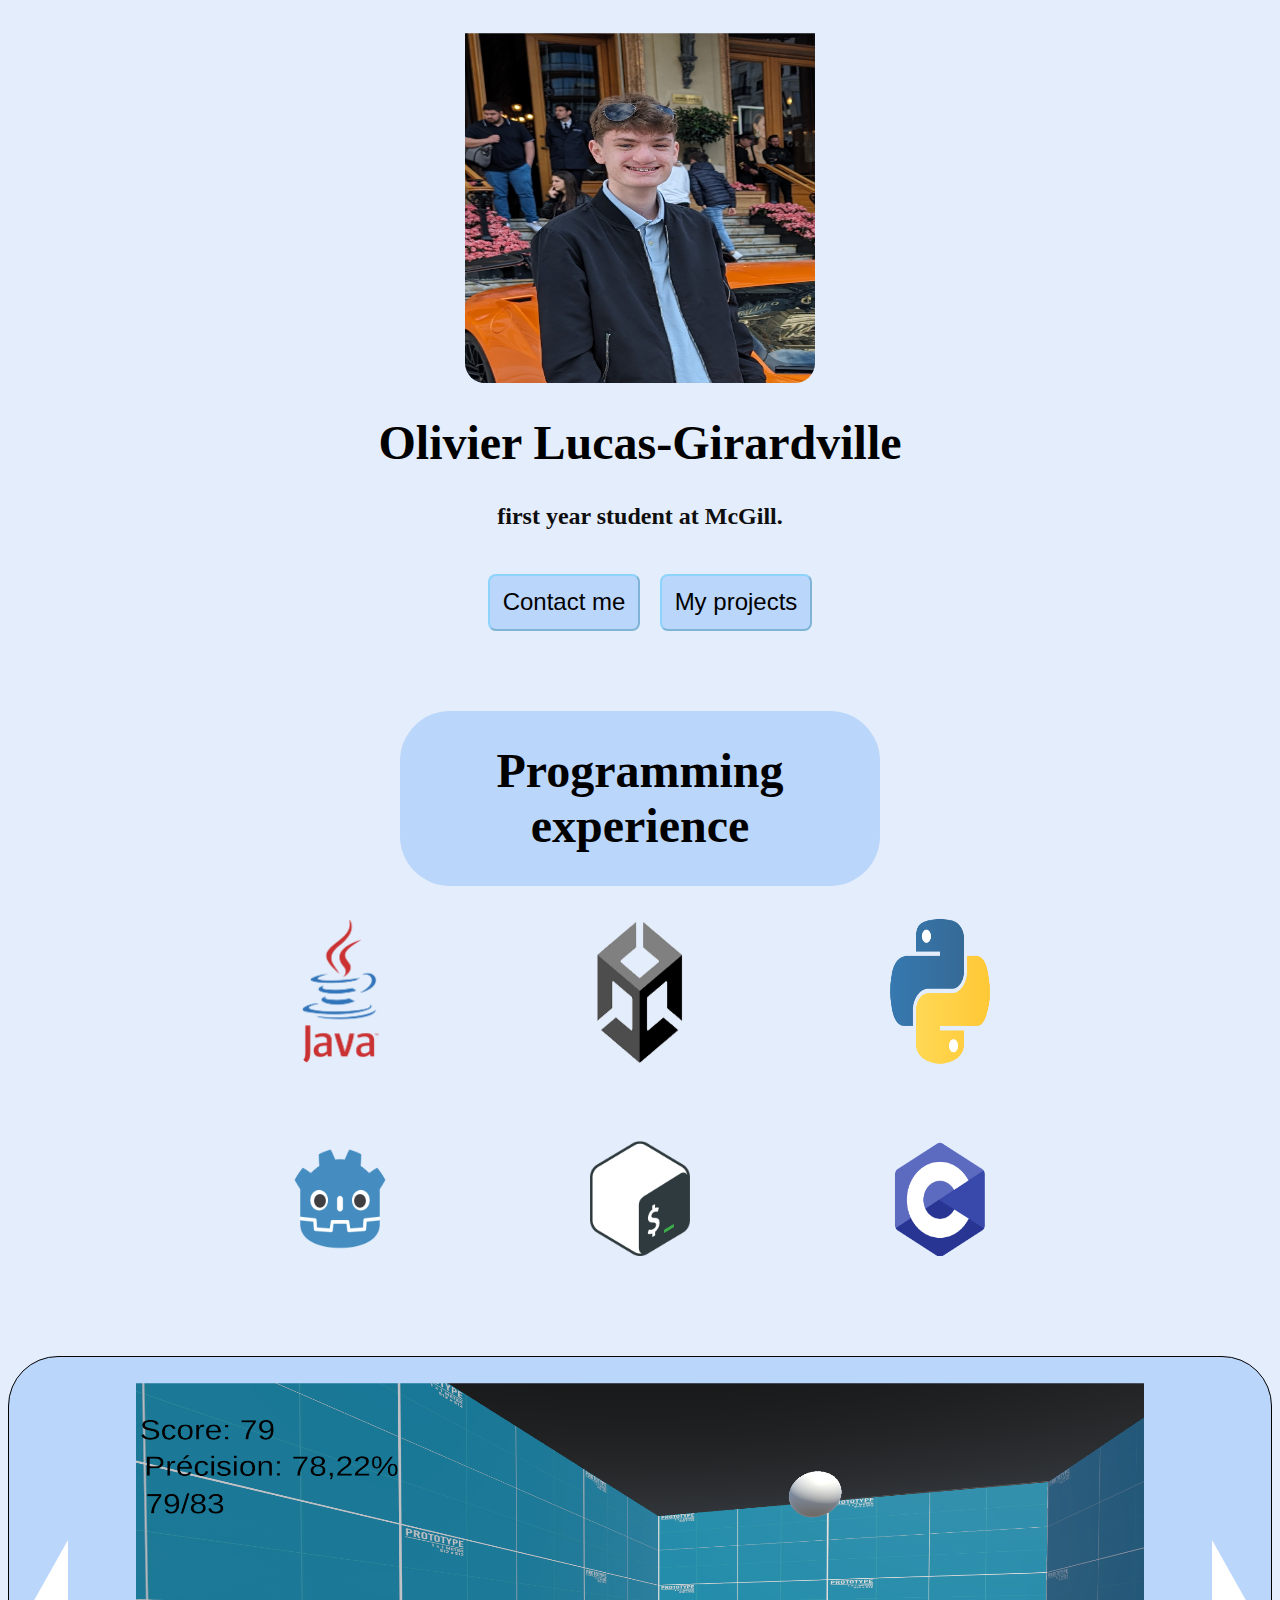
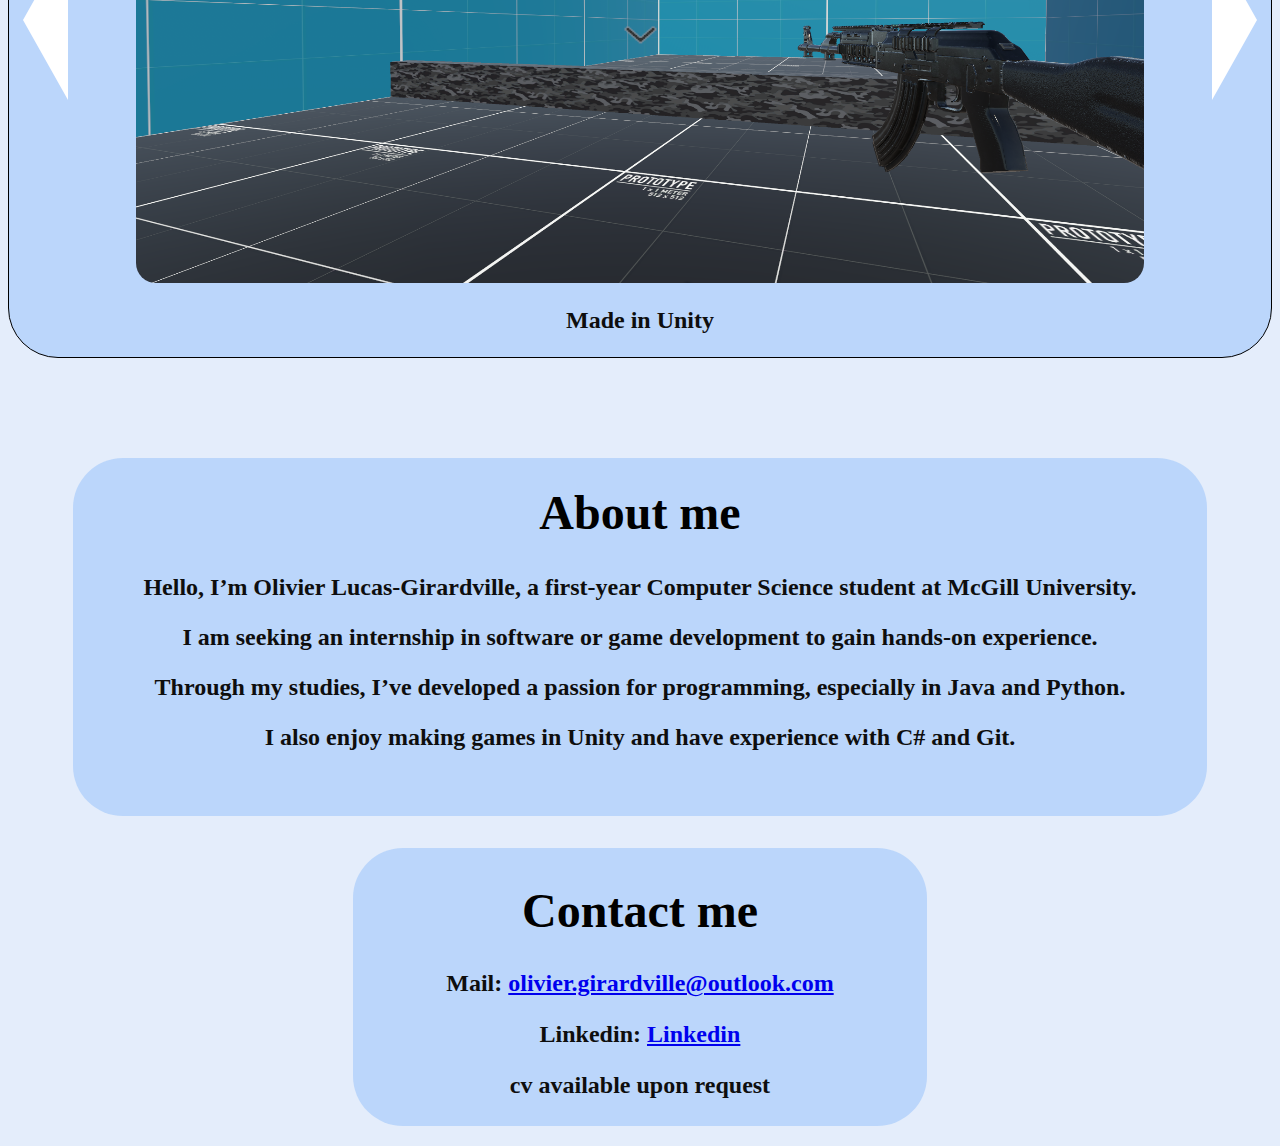
<file: index.html>
<!DOCTYPE html>
<html>
<head>
    <link rel="stylesheet" href="style.css">
</head>
<body>
    <img src="images/Olivier.jpg" id="photo" alt="Photo_of_me">
    <h1 id="main-heading">Olivier Lucas-Girardville</h1>
    <p id="main-paragraph">first year student at McGill.</p>
    
    <div class="button-container">
        <button type="button" id="buttonContact">Contact me</button>
        <button type="button" id="buttonProjects">My projects</button>
    </div>

    <div class="experience back">
        <h1 > Programming experience</h1>      
    </div>
    
    
    <div class="images"> 
        <a href="https://www.mcgill.ca/study/2024-2025/courses/comp-251" target="_blank" >
            <img src="images/java.png" id="photo" alt="java" >
        </a>
            
        <a href="https://github.com/ol1oly/Chess-3D-Unity" target="_blank" >
            <img src="images/uni.webp" id="photo" alt="unity">
        </a>
        <a href="https://github.com/ol1oly/Weather-Quiz" target="_blank">
            <img src="images/python.webp" id="photo" alt="python">
        </a>
    </div>
    
    
    <div class="skillimages">
     
        <img src="images/godo.png" id="photo" alt="godot">
        <img src="images/bash.png" id="photo" alt="Bash">
        <img src="images/C.png" id="photo" alt="C">
    </div>
    
    
    <div id="tables" class="tables back">
        <table class="content">
            <tr>
                <td>
                    <div class="contentArrows">
                        
                        <div class="triangle-left" id="left-arrow"></div>
                        
                        <img src="images/Aimlab.png" id="contentImg" alt="Photo_of_me">
                        
                        <div class="triangle-right" id="right-arrow"></div>

                        
                    </div>
                    <p id="desc">Made in Unity</p>
                </td>
            </tr>
        </table>
    </div>
    
    
 

    <h1 class= "AB back" id = "About">About me
    <p>Hello, I’m Olivier Lucas-Girardville, a first-year Computer Science student at McGill University.<br>
        I am seeking an internship in software or game development to gain hands-on experience.<br>
        Through my studies, I’ve developed a passion for programming, especially in Java and Python.<br>
        I also enjoy making games in Unity and have experience with C# and Git.<br>
        </p>
        
    </h1>
   
    
    <div class="back contacting">
        <h1 id = "contactH1">Contact me</h1>
    
    
       
        <p>Mail: 
            <a href="mailto:olivier.girardville@outlook.com">olivier.girardville@outlook.com</a>
        </p>
        <p>Linkedin: 
            <a href="https://www.linkedin.com/in/oliviergirardville/">Linkedin</a>
        </p>
        <p>cv available upon request</p>
    </div>
    
  

    
    
    
    
    
    <script src="./coding.js"></script>
</body>
</html>
</file>
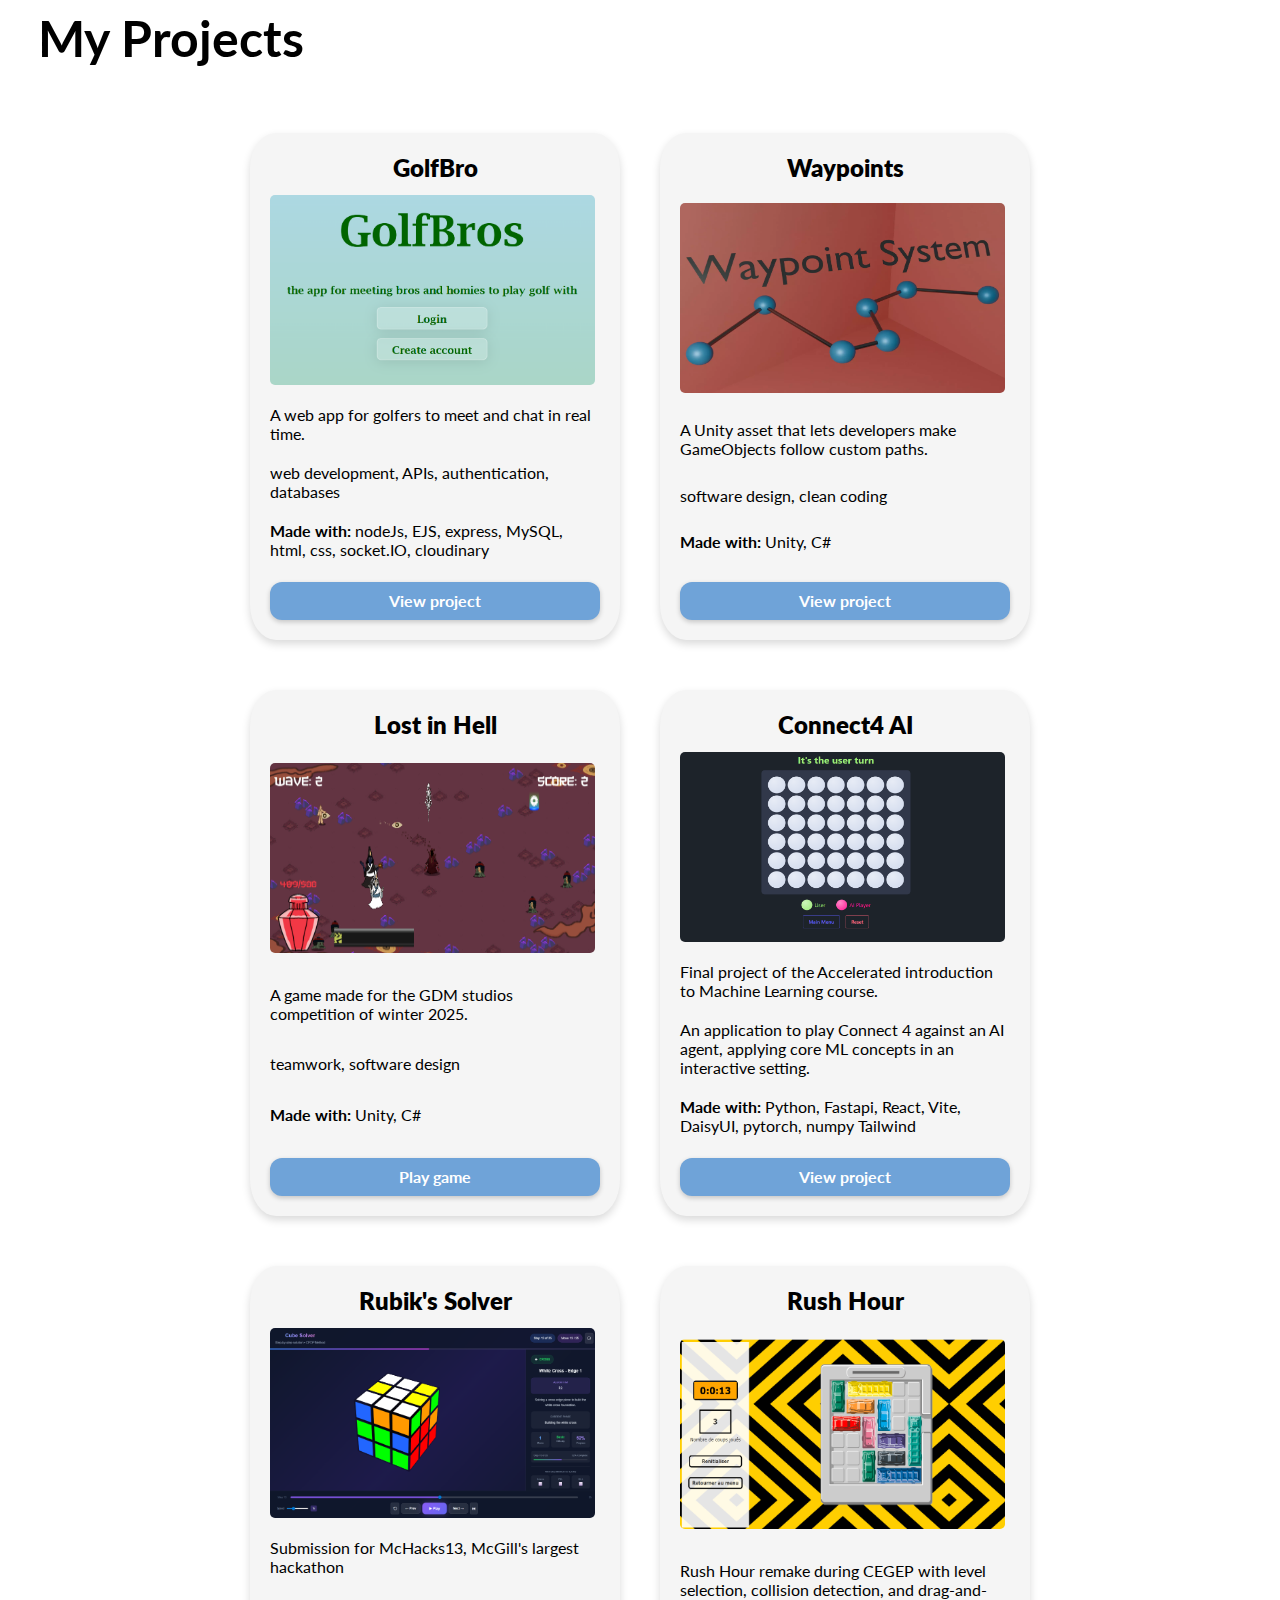
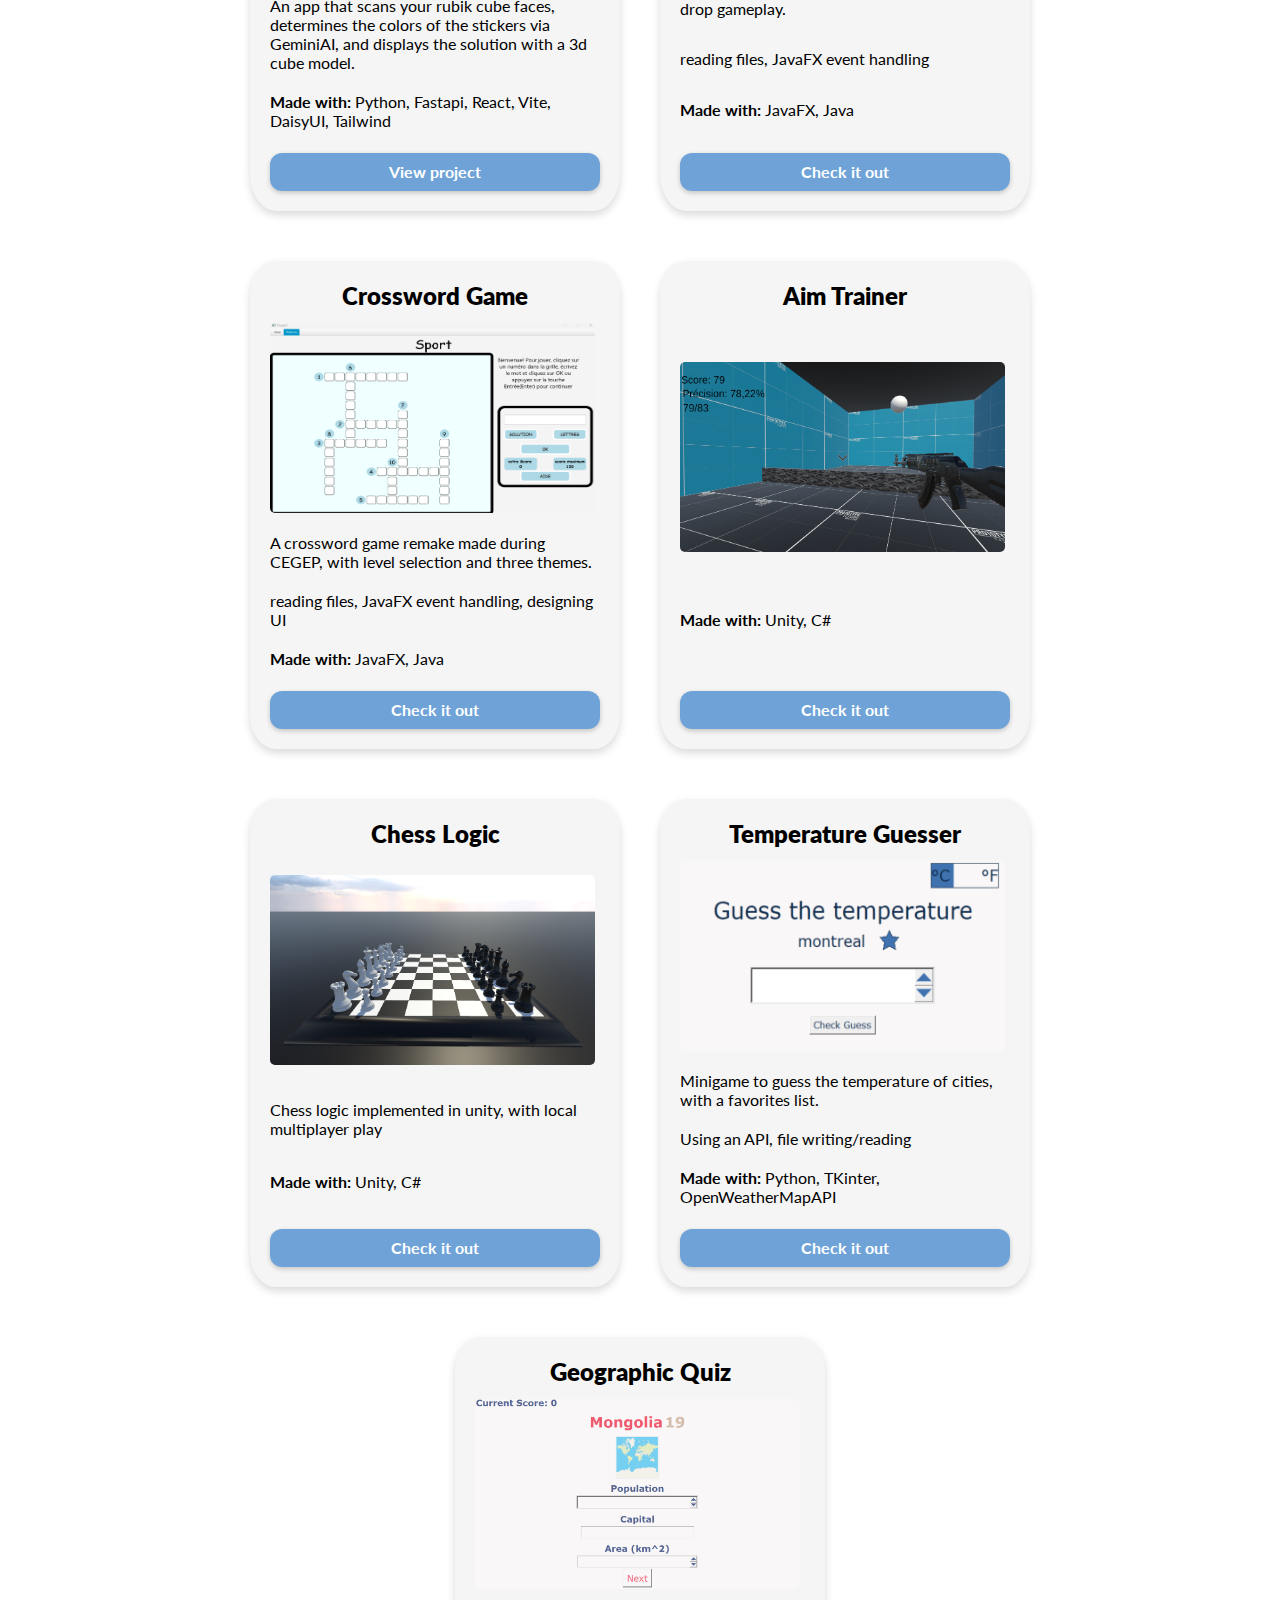
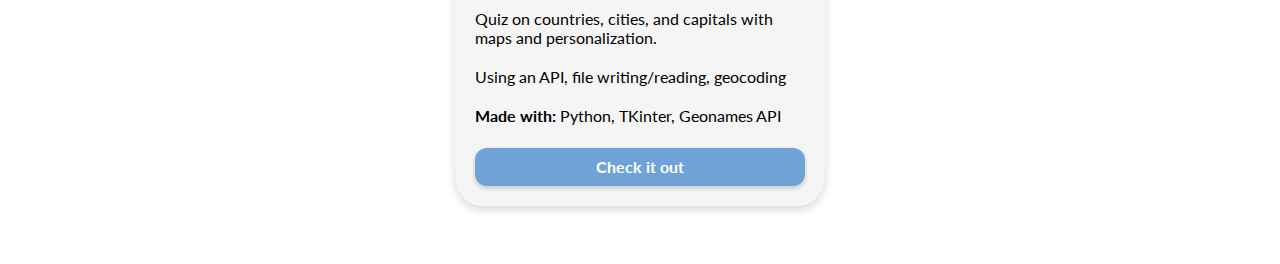
<file: projects.html>
<!DOCTYPE html>
<html>

<head>
    <link rel="stylesheet" href="projectsStyle.css">
    <link rel="stylesheet" href="https://cdnjs.cloudflare.com/ajax/libs/font-awesome/6.5.0/css/all.min.css">
    <link href="https://fonts.googleapis.com/css2?family=Lato:wght@400;700&display=swap" rel="stylesheet">
</head>

<body>
    <div class="title-container">
        <h1 class="title-text">My Projects</h1>
    </div>

    <div class="projects-container">

        <div class="project-card">
            <h2 class="project-title">GolfBro</h2>
            <img class="project-image" src="images/golfBroSmaller.png" alt="">
            <p class="project-text" data-type="description">A web app for golfers to meet and chat in real time.</p>
            <p class="project-text" data-type="skills">web development, APIs, authentication, databases</p>
            <p class="project-text" data-type="stack"><strong>Made with:</strong> nodeJs, EJS, express, MySQL, html,
                css, socket.IO, cloudinary</p>
            <a class="project-button" href="https://golfapp-1hsh.onrender.com/" target="_blank">View project</a>
        </div>

        <div class="project-card">
            <h2 class="project-title">Waypoints</h2>
            <img class="project-image" src="images/waypoints.webp" alt="">
            <p class="project-text" data-type="description">A Unity asset that lets developers make GameObjects follow
                custom paths.</p>
            <p class="project-text" data-type="skills">software design, clean coding</p>
            <p class="project-text" data-type="stack"><strong>Made with:</strong> Unity, C#</p>
            <a class="project-button" href="https://assetstore.unity.com/packages/tools/level-design/waypoints-323240"
                target="_blank">View project</a>
        </div>

        <div class="project-card">
            <h2 class="project-title">Lost in Hell</h2>
            <img class="project-image" src="images/lostInHell.png" alt="">
            <p class="project-text" data-type="description">A game made for the GDM studios competition of winter 2025.
            </p>
            <p class="project-text" data-type="skills">teamwork, software design</p>
            <p class="project-text" data-type="stack"><strong>Made with:</strong> Unity, C#</p>
            <a class="project-button" href="https://acaciesong.itch.io/lostinhell" target="_blank">Play game</a>
        </div>

        <div class="project-card">
            <h2 class="project-title">Connect4 AI</h2>
            <img class="project-image" src="images/connect4.png" alt="">
            <p class="project-text" data-type="description">Final project of the Accelerated introduction to Machine
                Learning course.</p>
            <p class="project-text" data-type="skills">An application to play Connect 4 against an AI agent, applying
                core ML concepts in an interactive setting.</p>
            <p class="project-text" data-type="stack"><strong>Made with:</strong> Python, Fastapi, React, Vite, DaisyUI,
                pytorch, numpy
                Tailwind</p>
            <a class="project-button" target="_blank" href="https://connect-4-game-solver.onrender.com/">View
                project</a>
        </div>

        <div class="project-card">
            <h2 class="project-title">Rubik's Solver</h2>
            <img class="project-image" src="images/rubik.png" alt="">
            <p class="project-text" data-type="description">Submission for McHacks13, McGill's largest hackathon</p>
            <p class="project-text" data-type="skills">An app that scans your rubik cube faces, determines the colors of
                the stickers via GeminiAI, and displays the solution with a 3d cube model.</p>
            <p class="project-text" data-type="stack"><strong>Made with:</strong> Python, Fastapi, React, Vite, DaisyUI,
                Tailwind</p>
            <a class="project-button" href="https://devpost.com/software/rubiksmagic" target="_blank">View project</a>
        </div>

        <div class="project-card">
            <h2 class="project-title">Rush Hour</h2>
            <img class="project-image" src="images/rushHour.png" alt="">
            <p class="project-text" data-type="description">Rush Hour remake during CEGEP with level selection,
                collision detection, and drag-and-drop gameplay.</p>
            <p class="project-text" data-type="skills">reading files, JavaFX event handling</p>
            <p class="project-text" data-type="stack"><strong>Made with:</strong> JavaFX, Java</p>
            <a class="project-button" href="#" target="_blank">Check it out</a>
        </div>

        <div class="project-card">
            <h2 class="project-title">Crossword Game</h2>
            <img class="project-image" src="images/mots.png" alt="">
            <p class="project-text" data-type="description">A crossword game remake made during CEGEP, with level
                selection and three themes.</p>
            <p class="project-text" data-type="skills">reading files, JavaFX event handling, designing UI</p>
            <p class="project-text" data-type="stack"><strong>Made with:</strong> JavaFX, Java</p>
            <a class="project-button" href="#" target="_blank">Check it out</a>
        </div>

        <div class="project-card">
            <h2 class="project-title">Aim Trainer</h2>
            <img class="project-image" src="images/Aimlab.png" alt="">
            <p class="project-text" data-type="stack"><strong>Made with:</strong> Unity, C#</p>
            <a class="project-button" href="https://github.com/ol1oly/Chess-3D-Unity" target="_blank">Check it out</a>
        </div>

        <div class="project-card">
            <h2 class="project-title">Chess Logic</h2>
            <img class="project-image" src="images/chessGame.png" alt="">
            <p class="project-text" data-type="stack">Chess logic implemented in unity, with local multiplayer play</p>
            <p class="project-text" data-type="stack"><strong>Made with:</strong> Unity, C#</p>
            <a class="project-button" href="https://github.com/ol1oly/Chess-3D-Unity" target="_blank">Check it out</a>
        </div>

        <div class="project-card">
            <h2 class="project-title">Temperature Guesser</h2>
            <img class="project-image" src="images/guessTemp.png" alt="">
            <p class="project-text" data-type="description">Minigame to guess the temperature of cities, with a
                favorites list.</p>
            <p class="project-text" data-type="skills">Using an API, file writing/reading</p>
            <p class="project-text" data-type="stack"><strong>Made with:</strong> Python, TKinter, OpenWeatherMapAPI</p>
            <a class="project-button" href="https://github.com/ol1oly/Weather-Quiz" target="_blank">Check it out</a>
        </div>

        <div class="project-card">
            <h2 class="project-title">Geographic Quiz</h2>
            <img class="project-image" src="images/countryQuiz.png" alt="">
            <p class="project-text" data-type="description">Quiz on countries, cities, and capitals with maps and
                personalization.</p>
            <p class="project-text" data-type="skills">Using an API, file writing/reading, geocoding</p>
            <p class="project-text" data-type="stack"><strong>Made with:</strong> Python, TKinter, Geonames API</p>
            <a class="project-button" href="https://github.com/ol1oly/Weather-Quiz" target="_blank">Check it out</a>
        </div>

    </div>
</body>

</html>
</file>
<file: style.css>
body {/*For displaying the projects, make that when click the images, it loads a carrousel with the projects that i made in that. */
      /*the caroussel is just below the images and when click, goto caroussel*/
   background-color: rgba(110, 160, 236, 0.185);
  }
  
  
  h1 {
    color: black;
    font-weight: bold;
    font-size:xxx-large; 
    text-align: center;
    }
    
    
  p {
    color: rgb(14, 14, 14);
    font-size: x-large;
    text-align: center;
    font-weight:bold;
  }
  img {
    display: block; 
    margin-left: auto; 
    margin-right: auto;
    padding-top:2%;
    width: 350px;
    height: 350px;
    border: 20px;
    border-radius: 20px;
  }
  .experience{ /*specifies the label for the programming experience*/
    margin-top: 80px;
    width: 38%;
    padding: 0.02rem;
    
    
  }
 
  .button-container {
    display: flex;
    justify-content: center; /* Centers buttons horizontally */
    
     /* Full viewport height for vertical centering */
  }

  /* Optional: add some spacing between the buttons */
  .button-container button {
    font-size: x-large;
    text-align: center;
    background-color:rgba(86, 157, 250, 0.289);
    color: black;
    border-radius: 8px;
    padding: 1%;
    margin-left: 20px;
    margin-top: 20px;
    border-color: rgba(86, 209, 250, 0.45);
    transition: background-color 0.3s ease, border-color 0.3s ease; 
    
  }.button-container button:hover {

    background-color: rgba(86, 157, 250, 0.701);
    border-color: rgba(86, 157, 250, 0.701);
  
  }

  .images img{
    display: flex;
    width: 100px; /* Set a smaller width */
    height: auto; 
    margin-left: 100px; 
    margin-right: 100px;
  }
  .images {
    display: flex; /* Arrange images in a row */
    justify-content: center;
    margin-bottom: 50px;
}
.images a{
  margin-top: 30px;
  justify-content: center;
  display: flex;
  width: 100px; /* Set a smaller width */
  height:150px; 
  margin-left: 100px; 
  margin-right: 100px;
}
.skillimages {
  justify-content: center;
  display: flex; /* Arrange images in a row */
  
}
  .skillimages img{
    width: 100px; /* Set a smaller width */
    height: auto; 
    margin-left: 100px; 
    margin-right: 100px;
    
    
  }
  .projects {
             /* Increase font size for the main heading */             /* Dark color for better visibility */
    margin-bottom: 20px;     /* Space below the main heading */
}

.project-items h1 {
    font-size: 2.5em;        /* Font size for the project headings */
    color: #333;             /* Change color of project headings to aqua */
    margin: 10px 0;         /* Space above and below each project heading */
}


.tables {
  display: flex;
  margin: 100px;
  border-collapse: collapse;
  height: 600px;
  padding: 0;
  border: 1px solid black;
}


.tables .content {
  border-collapse: collapse;
  justify-content: center;
  align-items: center;
  flex-grow: 1; /* Allows the content table to take up the remaining space */
  text-align: center;
}




.contentArrows{
  display: flex;
  align-items: center;
  justify-content: center;
  user-select: none;
  position: relative;
  font-size: 60px;

}
.contentArrows td{
  display: flex;
  align-items: top;
  justify-content: top;
  
}
.contentArrows img{
  
  display: flex;
  align-items: center;
  justify-content: center;
  width: 80%;
  height: 500px;

}

.triangle-left {
  position: absolute;
  left: 1%;
  width: 0;
  height: 0;
  border-top: 80px solid transparent;
  border-bottom: 80px solid transparent;
  border-right: 45px solid white; 
  transition: border-color 0.4s ease;
  
}

.triangle-right {
  position: absolute;
  right: 1%;
  width: 0;
  height: 0;
  border-top: 80px solid transparent;
  border-bottom: 80px solid transparent;
  border-left: 45px solid white;
  transition: border-color 0.4s ease;
  
}
  .triangle-left:hover{
  border-right: 45px solid black;
}
.triangle-right:hover{
  border-left: 45px solid black;
}


.contentArrows p{
  position: absolute;
  bottom: 20px;
  font-weight: bold;
  color: black;
}


.AB {
  color: black;
  line-height: 50px;
  padding: 30px;  
  width: 85%;
  
}



.contacting {
  /* Use Flexbox to arrange child elements in a row */       /* Stack items vertically */
align-items: center;      
justify-content: center;
margin: 20px ;   
font-size: xx-large; 
width: 45%;
padding: 3px; 

}


.back{
  margin-left: auto;
  margin-right: auto;
  background-color: rgba(86, 157, 250, 0.289);
  border-radius: 50px;
  align-content: center;
  
}
</file>
<file: projectsStyle.css>
:root {
    --p-font-size: 16px;
    --h2-font-size: 1.5rem;
    --p-font-weight: 400;
    --container-font-family: 'Lato', sans-serif;
}

.title-container,
.projects-container {
    font-family: var(--container-font-family);
}

/* Title */
.title-text {
    font-size: 50px;
    margin: 0 0 15px 30px;
    text-align: left;
}

/* Projects container */
.projects-container {
    display: flex;
    flex-wrap: wrap;
    gap: 50px 40px;
    justify-content: center;
    padding: 50px;
    box-sizing: border-box;
}

/* Project card */
.project-card {
    display: flex;
    flex-direction: column;
    width: 330px;
    padding: 20px;
    border-radius: 7%;
    background-color: #f5f5f5;
    box-shadow: 0 4px 8px rgba(0, 0, 0, 0.15);
    gap: 10px;
    justify-content: space-between;
}

/* Project title */
.project-title {
    text-align: center;
    font-weight: 800;
    font-size: var(--h2-font-size);
    margin: 0;
    min-height: 2rem;
    font-family: var(--container-font-family);
}

/* Images */
.project-image {
    height: 190px;
    width: 325px;
    border-radius: 5px;
    transition: transform 0.2s;
}

.project-image:hover {
    transform: scale(1.03);
}

/* Text inside project card */
.project-text {
    font-family: var(--container-font-family);
    margin: 10px 0 0 0;
    font-size: var(--p-font-size);
    font-weight: var(--p-font-weight);
}

/* Buttons */
.project-button {
    background: #6fa3d8;
    color: white;
    border: none;
    border-radius: 12px;
    padding: 0.6rem 1rem;
    font-size: 1rem;
    font-weight: 700;
    margin-top: 0.8rem;
    cursor: pointer;
    text-align: center;
    text-decoration: none;
    box-shadow: 0 2px 5px rgba(0, 0, 0, 0.2);
    transition: 0.2s ease;
}

.project-button:hover {
    background: #5b8ac4;
    transform: translateY(-3px);
    box-shadow: 0 4px 10px rgba(0, 0, 0, 0.25);
}

.seeAll {
    width: 50%;
    height: 50px;
    font-size: 2rem;
    font-weight: 700;
    background-color: var(--buttonHoverColor);


    display: flex;
    align-items: center;
    justify-content: center;
}

.seeAll p {
    color: white;
    font-family: var(--container-font-family);
}

.seeAll:hover {
    background: #6fa3d8;

}

.projects-parent {
    display: flex;
    flex-direction: column;
    align-items: center;
    margin-bottom: 50px;
    padding-bottom: 50px;


}
</file>
